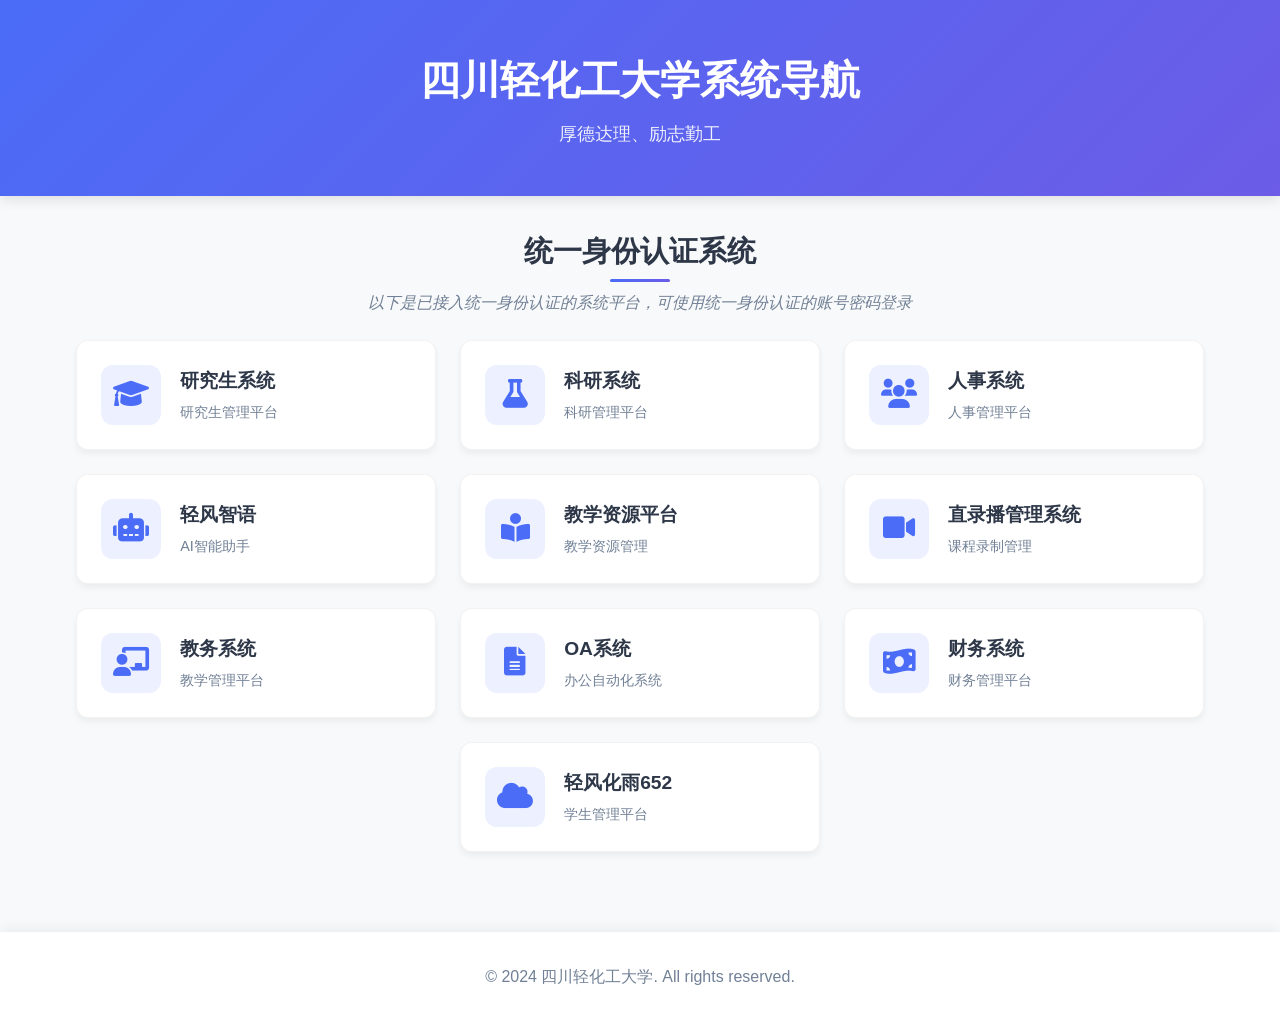
<file: index.html>
<!DOCTYPE html>
<html lang="zh-CN">
<head>
    <meta charset="UTF-8">
    <meta name="viewport" content="width=device-width, initial-scale=1.0">
    <title>四川轻化工大学系统导航</title>
    <link rel="stylesheet" href="styles.css">
    <link rel="stylesheet" href="https://cdnjs.cloudflare.com/ajax/libs/font-awesome/6.0.0/css/all.min.css">
</head>
<body>
    <header>
        <h1>四川轻化工大学系统导航</h1>
        <p>厚德达理、励志勤工</p>
    </header>

    <main>
        <section class="card-section">
            <h2>统一身份认证系统</h2>
            <p class="section-description">以下是已接入统一身份认证的系统平台，可使用统一身份认证的账号密码登录</p>
            <div class="card-container">
                <a href="https://yjsglxt.suse.edu.cn/api/cas/login?pattern=manager-login" class="card" target="_blank">
                    <div class="card-icon">
                        <i class="fas fa-graduation-cap"></i>
                    </div>
                    <div class="card-content">
                        <h3>研究生系统</h3>
                        <p>研究生管理平台</p>
                    </div>
                </a>
                <a href="https://kygl.suse.edu.cn/api/blade-auth/oauth/cas/callback3" class="card" target="_blank">
                    <div class="card-icon">
                        <i class="fas fa-flask"></i>
                    </div>
                    <div class="card-content">
                        <h3>科研系统</h3>
                        <p>科研管理平台</p>
                    </div>
                </a>
                <a href="https://ehr.suse.edu.cn/epxing-frame/api/v1/callBack/hall" class="card" target="_blank">
                    <div class="card-icon">
                        <i class="fas fa-users"></i>
                    </div>
                    <div class="card-content">
                        <h3>人事系统</h3>
                        <p>人事管理平台</p>
                    </div>
                </a>
                <a href="https://ai.suse.edu.cn/" class="card" target="_blank">
                    <div class="card-icon">
                        <i class="fas fa-robot"></i>
                    </div>
                    <div class="card-content">
                        <h3>轻风智语</h3>
                        <p>AI智能助手</p>
                    </div>
                </a>
                <a href="https://jxzy.suse.edu.cn/unifiedlogin/v1/cas/login" class="card" target="_blank">
                    <div class="card-icon">
                        <i class="fas fa-book-reader"></i>
                    </div>
                    <div class="card-content">
                        <h3>教学资源平台</h3>
                        <p>教学资源管理</p>
                    </div>
                </a>
                <a href="https://suse.smartclass.cn/SystemSpace/Redirect.aspx" class="card" target="_blank">
                    <div class="card-icon">
                        <i class="fas fa-video"></i>
                    </div>
                    <div class="card-content">
                        <h3>直录播管理系统</h3>
                        <p>课程录制管理</p>
                    </div>
                </a>
                <a href="https://jwgl.suse.edu.cn/sso/ddlogin" class="card" target="_blank">
                    <div class="card-icon">
                        <i class="fas fa-chalkboard-teacher"></i>
                    </div>
                    <div class="card-content">
                        <h3>教务系统</h3>
                        <p>教学管理平台</p>
                    </div>
                </a>
                <a href="https://oa.suse.edu.cn:443/seeyon/rest/QhgCasLogin/getUserData" class="card" target="_blank">
                    <div class="card-icon">
                        <i class="fas fa-file-alt"></i>
                    </div>
                    <div class="card-content">
                        <h3>OA系统</h3>
                        <p>办公自动化系统</p>
                    </div>
                </a>
                <a href="https://cwbx.suse.edu.cn/casLogin" class="card" target="_blank">
                    <div class="card-icon">
                        <i class="fas fa-money-bill-wave"></i>
                    </div>
                    <div class="card-content">
                        <h3>财务系统</h3>
                        <p>财务管理平台</p>
                    </div>
                </a>
                <a href="https://qfhy.suse.edu.cn/callback/" class="card" target="_blank">
                    <div class="card-icon">
                        <i class="fas fa-cloud"></i>
                    </div>
                    <div class="card-content">
                        <h3>轻风化雨652</h3>
                        <p>学生管理平台</p>
                    </div>
                </a>
            </div>
        </section>
    </main>

    <footer>
        <p>© 2024 四川轻化工大学. All rights reserved.</p>
    </footer>
</body>
</html>
</file>
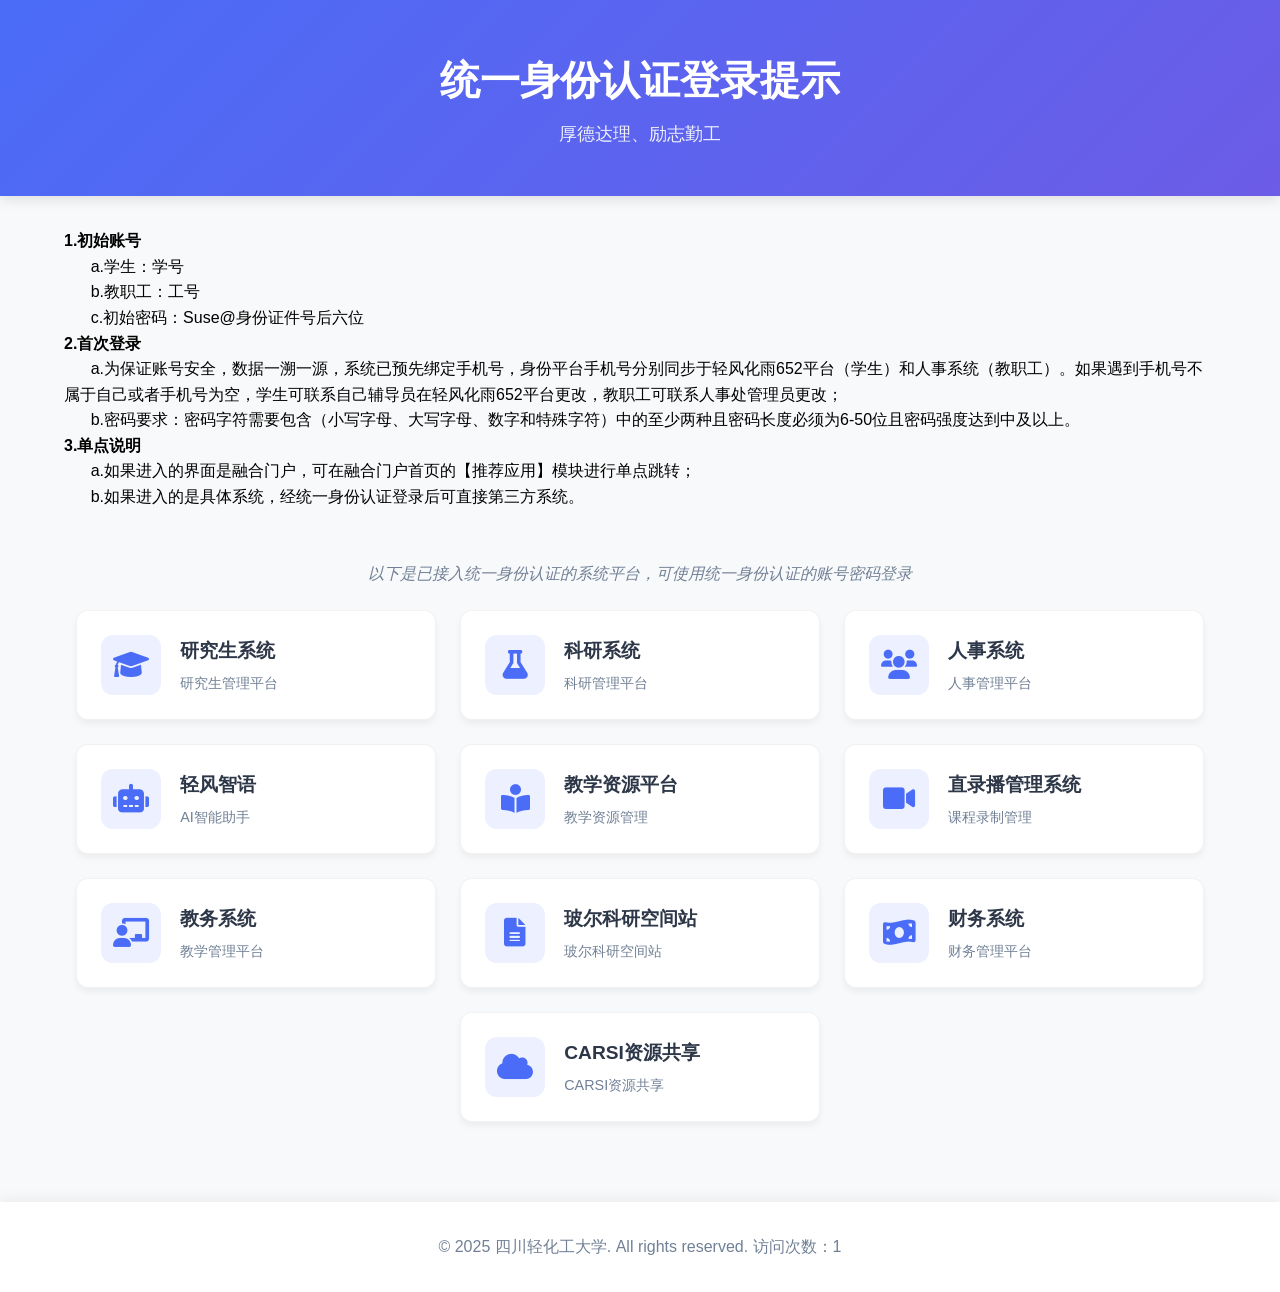
<file: dlts.html>
<!DOCTYPE html>
<html lang="zh-CN">
<head>
    <meta charset="UTF-8">
    <meta name="viewport" content="width=device-width, initial-scale=1.0">
    <title>统一身份认证登录提示</title>
    <link rel="stylesheet" href="styles.css">
    <link rel="stylesheet" href="https://cdnjs.cloudflare.com/ajax/libs/font-awesome/6.0.0/css/all.min.css">
</head>
<body>
    <header>
        <h1>统一身份认证登录提示</h1>
        <p>厚德达理、励志勤工</p>
    </header>

    <main>
        <section class="card-section">
            <div style="font-size: 1rem;color: #000000;">
            <p style="font-weight:bold;">1.初始账号</p>
            <p>&nbsp&nbsp&nbsp&nbsp&nbsp a.学生：学号</p>
            <p>&nbsp&nbsp&nbsp&nbsp&nbsp b.教职工：工号</p>
            <p>&nbsp&nbsp&nbsp&nbsp&nbsp c.初始密码：Suse@身份证件号后六位</p>
            <p style="font-weight:bold;">2.首次登录</p>
            <p>&nbsp&nbsp&nbsp&nbsp&nbsp a.为保证账号安全，数据一溯一源，系统已预先绑定手机号，身份平台手机号分别同步于轻风化雨652平台（学生）和人事系统（教职工）。如果遇到手机号不属于自己或者手机号为空，学生可联系自己辅导员在轻风化雨652平台更改，教职工可联系人事处管理员更改；</p>
            <p>&nbsp&nbsp&nbsp&nbsp&nbsp b.密码要求：密码字符需要包含（小写字母、大写字母、数字和特殊字符）中的至少两种且密码长度必须为6-50位且密码强度达到中及以上。</p>
            <p style="font-weight:bold;">3.单点说明</p>
            <p>&nbsp&nbsp&nbsp&nbsp&nbsp a.如果进入的界面是融合门户，可在融合门户首页的【推荐应用】模块进行单点跳转；</p>
            <p>&nbsp&nbsp&nbsp&nbsp&nbsp b.如果进入的是具体系统，经统一身份认证登录后可直接第三方系统。</p>
            <p>&nbsp&nbsp&nbsp&nbsp&nbsp</p>
            <p>&nbsp&nbsp&nbsp&nbsp&nbsp</p>
            </div>
            <p class="section-description">以下是已接入统一身份认证的系统平台，可使用统一身份认证的账号密码登录</p>
            <div class="card-container">
                <a href="https://yjsglxt.suse.edu.cn/api/cas/login?pattern=manager-login" class="card" target="_blank">
                    <div class="card-icon">
                        <i class="fas fa-graduation-cap"></i>
                    </div>
                    <div class="card-content">
                        <h3>研究生系统</h3>
                        <p>研究生管理平台</p>
                    </div>
                </a>
                <a href="https://kygl.suse.edu.cn/api/blade-auth/oauth/cas/callback3" class="card" target="_blank">
                    <div class="card-icon">
                        <i class="fas fa-flask"></i>
                    </div>
                    <div class="card-content">
                        <h3>科研系统</h3>
                        <p>科研管理平台</p>
                    </div>
                </a>
                <a href="https://ehr.suse.edu.cn/epxing-frame/api/v1/callBack/hall" class="card" target="_blank">
                    <div class="card-icon">
                        <i class="fas fa-users"></i>
                    </div>
                    <div class="card-content">
                        <h3>人事系统</h3>
                        <p>人事管理平台</p>
                    </div>
                </a>
                <a href="https://ai.suse.edu.cn/" class="card" target="_blank">
                    <div class="card-icon">
                        <i class="fas fa-robot"></i>
                    </div>
                    <div class="card-content">
                        <h3>轻风智语</h3>
                        <p>AI智能助手</p>
                    </div>
                </a>
                <a href="https://jxzy.suse.edu.cn/unifiedlogin/v1/cas/login" class="card" target="_blank">
                    <div class="card-icon">
                        <i class="fas fa-book-reader"></i>
                    </div>
                    <div class="card-content">
                        <h3>教学资源平台</h3>
                        <p>教学资源管理</p>
                    </div>
                </a>
                <a href="https://suse.smartclass.cn/SystemSpace/Redirect.aspx" class="card" target="_blank">
                    <div class="card-icon">
                        <i class="fas fa-video"></i>
                    </div>
                    <div class="card-content">
                        <h3>直录播管理系统</h3>
                        <p>课程录制管理</p>
                    </div>
                </a>
                <a href="https://jwgl.suse.edu.cn/sso/ddlogin" class="card" target="_blank">
                    <div class="card-icon">
                        <i class="fas fa-chalkboard-teacher"></i>
                    </div>
                    <div class="card-content">
                        <h3>教务系统</h3>
                        <p>教学管理平台</p>
                    </div>
                </a>
                <a href="	https://uias.suse.edu.cn/sso/login?service=https://suse.bohrium.com/?type=17&method=oauth-code" class="card" target="_blank">
                    <div class="card-icon">
                        <i class="fas fa-file-alt"></i>
                    </div>
                    <div class="card-content">
                        <h3>玻尔科研空间站</h3>
                        <p>玻尔科研空间站</p>
                    </div>
                </a>
                <a href="https://cwbx.suse.edu.cn/casLogin?ym=ZnBxIndex" class="card" target="_blank">
                    <div class="card-icon">
                        <i class="fas fa-money-bill-wave"></i>
                    </div>
                    <div class="card-content">
                        <h3>财务系统</h3>
                        <p>财务管理平台</p>
                    </div>
                </a>
                <a href="https://ds.carsi.edu.cn/Shibboleth.sso/Login?entityID=https://idp.suse.edu.cn/idp/shibboleth&target=https%3A%2F%2Fds.carsi.edu.cn%2Fwxds" class="card" target="_blank">
                    <div class="card-icon">
                        <i class="fas fa-cloud"></i>
                    </div>
                    <div class="card-content">
                        <h3>CARSI资源共享</h3>
                        <p>CARSI资源共享</p>
                    </div>
                </a>
            </div>
        </section>
    </main>

    <footer>
        <p>© 2025 四川轻化工大学. All rights reserved. 访问次数：<span id="visitCount"></span></p>
    </footer>
</body>
</html> 
<script>
  function updateVisitCount() {
    let visits = localStorage.getItem('pageVisits');
    visits = visits ? parseInt(visits, 10) + 1 : 1;
    localStorage.setItem('pageVisits', visits);
    document.getElementById('visitCount').innerText = visits;
  }
  window.onload = updateVisitCount;
</script>
</file>
<file: styles.css>
* {
    margin: 0;
    padding: 0;
    box-sizing: border-box;
}

body {
    font-family: -apple-system, BlinkMacSystemFont, "Segoe UI", Roboto, "Helvetica Neue", Arial, sans-serif;
    line-height: 1.6;
    color: #333;
    background-color: #f8f9fa;
    min-height: 100vh;
    display: flex;
    flex-direction: column;
}

header {
    text-align: center;
    padding: 3rem 1rem;
    background: linear-gradient(135deg, #4a6cf7 0%, #6c5ce7 100%);
    color: white;
    margin-bottom: 2rem;
    box-shadow: 0 4px 12px rgba(0, 0, 0, 0.1);
}

header h1 {
    font-size: 2.5rem;
    margin-bottom: 0.5rem;
    font-weight: 700;
}

header p {
    font-size: 1.1rem;
    opacity: 0.9;
}

main {
    max-width: 1200px;
    margin: 0 auto;
    padding: 0 1.5rem;
    flex: 1;
    display: flex;
    flex-direction: column;
    gap: 3rem;
}

.card-section {
    margin-bottom: 2rem;
}

.card-section h2 {
    font-size: 1.8rem;
    margin-bottom: 0.5rem;
    color: #2d3748;
    text-align: center;
    position: relative;
    padding-bottom: 0.5rem;
}

.section-description {
    text-align: center;
    color: #718096;
    margin-bottom: 1.5rem;
    font-size: 1rem;
    font-style: italic;
}

.card-section h2::after {
    content: '';
    position: absolute;
    bottom: 0;
    left: 50%;
    transform: translateX(-50%);
    width: 60px;
    height: 3px;
    background: linear-gradient(90deg, #4a6cf7, #6c5ce7);
    border-radius: 3px;
}

.card-container {
    display: flex;
    flex-wrap: wrap;
    justify-content: center;
    gap: 1.5rem;
}

.card {
    display: flex;
    align-items: center;
    padding: 1.5rem;
    background: white;
    border-radius: 12px;
    text-decoration: none;
    color: #2d3748;
    transition: all 0.3s ease;
    box-shadow: 0 4px 6px rgba(0, 0, 0, 0.05);
    border: 1px solid rgba(0, 0, 0, 0.05);
    width: calc(33.333% - 1.5rem);
    min-width: 300px;
}

.card:hover {
    transform: translateY(-5px);
    box-shadow: 0 10px 20px rgba(0, 0, 0, 0.1);
    border-color: rgba(74, 108, 247, 0.2);
}

.card-icon {
    display: flex;
    align-items: center;
    justify-content: center;
    width: 60px;
    height: 60px;
    background: rgba(74, 108, 247, 0.1);
    border-radius: 12px;
    margin-right: 1.2rem;
    flex-shrink: 0;
}

.card-icon i {
    font-size: 1.8rem;
    color: #4a6cf7;
}

.card-content {
    flex: 1;
}

.card-content h3 {
    font-size: 1.2rem;
    margin-bottom: 0.3rem;
    font-weight: 600;
}

.card-content p {
    font-size: 0.9rem;
    color: #718096;
}

footer {
    text-align: center;
    padding: 2rem;
    background: white;
    margin-top: 3rem;
    color: #718096;
    box-shadow: 0 -4px 12px rgba(0, 0, 0, 0.05);
}

@media (max-width: 992px) {
    .card {
        width: calc(50% - 1.5rem);
    }
}

@media (max-width: 768px) {
    header h1 {
        font-size: 2rem;
    }
    
    .card {
        width: 100%;
    }
    
    .card {
        padding: 1.2rem;
    }
    
    .card-icon {
        width: 50px;
        height: 50px;
    }
    
    .card-icon i {
        font-size: 1.5rem;
    }
}

@media (max-width: 480px) {
    header {
        padding: 2rem 1rem;
    }
    
    header h1 {
        font-size: 1.8rem;
    }
    
    .card-section h2 {
        font-size: 1.5rem;
    }
}
</file>
